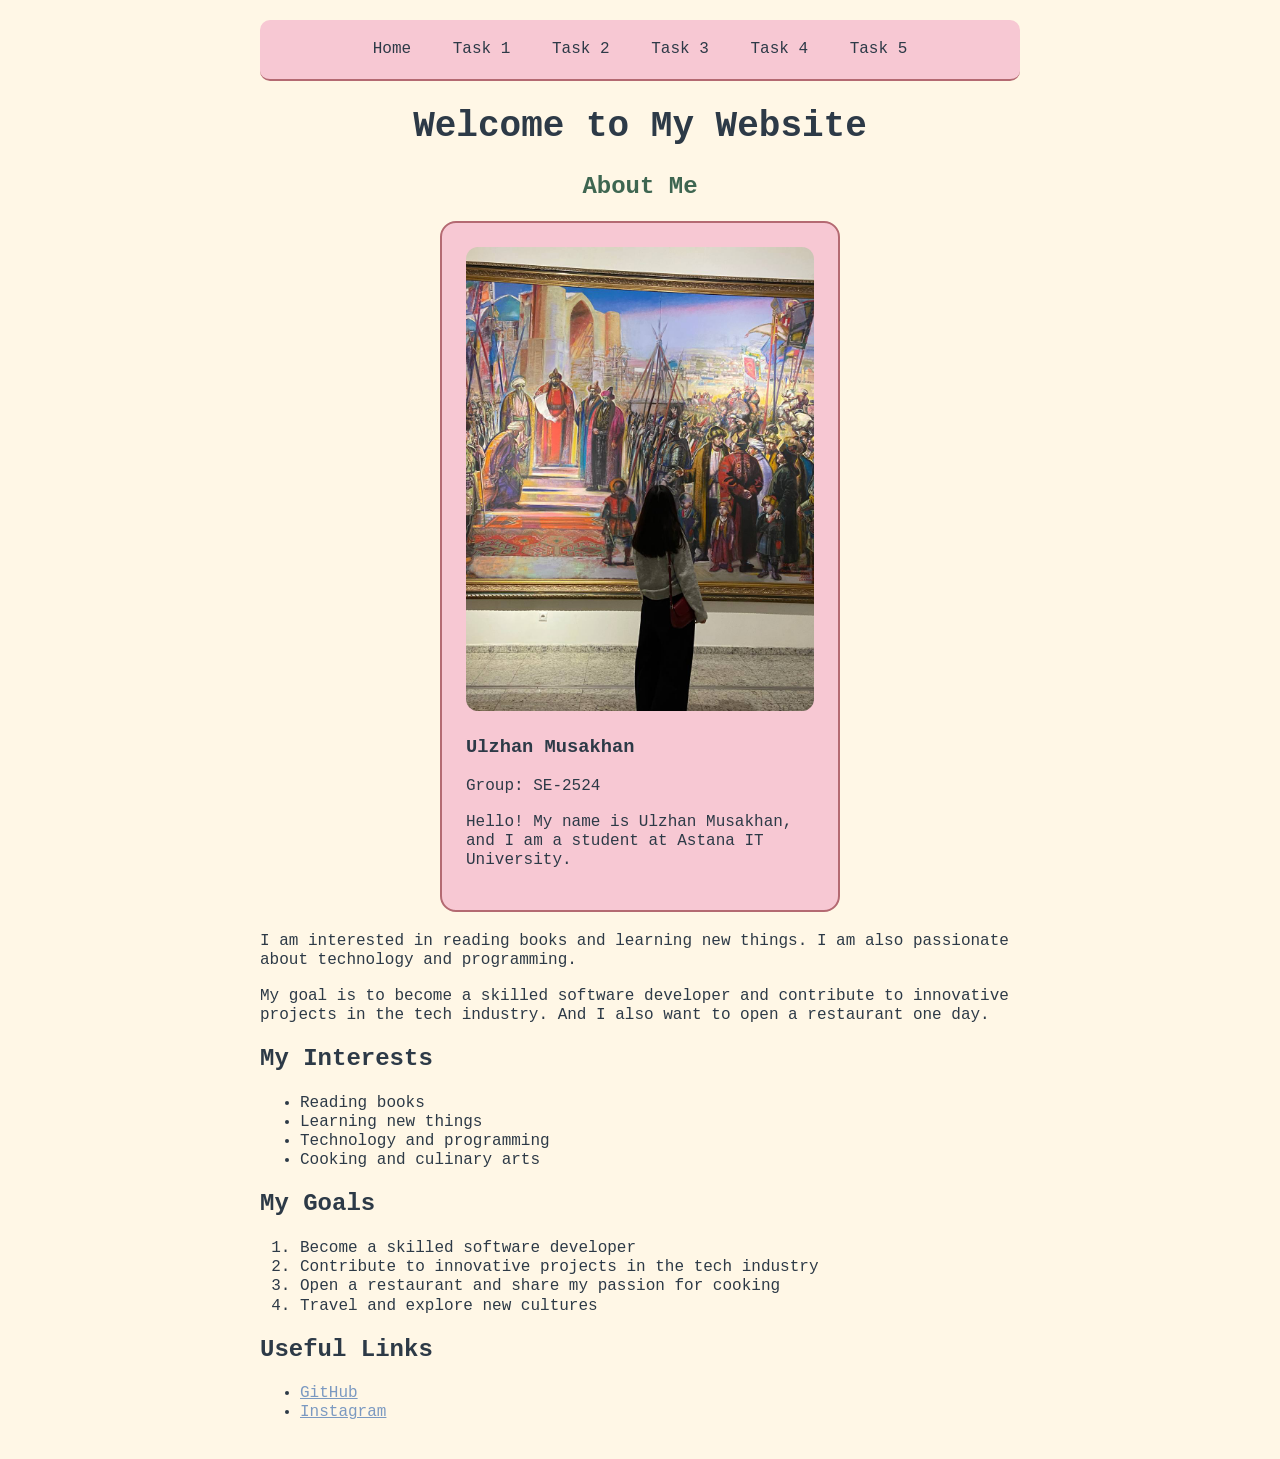
<file: index.html>
<!DOCTYPE html>
<html lang="en">
<head>
    <meta charset="UTF-8">
    <meta name="viewport" content="width=device-width, initial-scale=1.0">
    <title>My Personal Website</title>
    <link rel="stylesheet" href="styles.css">
</head>
<body>
    <div class="navbar">
        <a href="navbar.html">Home</a>
        <a href="index.html">Task 1</a>
        <a href="task2/index.html">Task 2</a>
        <a href="exercise1/index.html">Task 3</a>
        <a href="task4.html">Task 4</a>
        <a href="task5.html">Task 5</a>
    </div>
        <h1 id="page-title">Welcome to My Website</h1>
        <h2 id="about-title">About Me</h2>
        <div class="profile-card">
            <img src="images/profile.jpg" alt="Profile Picture">
        <h3>Ulzhan Musakhan</h3>
        <p>Group: SE-2524</p>
        <p>Hello! My name is Ulzhan Musakhan, and I am a student at Astana IT University. </p>
        </div>
        <p>I am interested in reading books and learning new things. I am also passionate about technology and programming.</p>
        <p>My goal is to become a skilled software developer and contribute to innovative projects in the tech industry. And I also want to open a restaurant one day.</p>
        <h2>My Interests</h2>
        <ul>
            <li>Reading books</li>
            <li>Learning new things</li>
            <li>Technology and programming</li>
            <li>Cooking and culinary arts</li>
        </ul>
        <h2>My Goals</h2>
        <ol>
            <li>Become a skilled software developer</li>
            <li>Contribute to innovative projects in the tech industry</li>
            <li>Open a restaurant and share my passion for cooking</li>
            <li>Travel and explore new cultures</li>
        </ol>
        <h2>Useful Links</h2>
        <ul>
            <li><a href="https://github.com/httpskwiksx" target="_blank">GitHub</a></li>
            <li><a href="https://www.instagram.com/kkiiijohn/" target="_blank">Instagram</a></li>
        </ul>
</body>
</html>
</file>
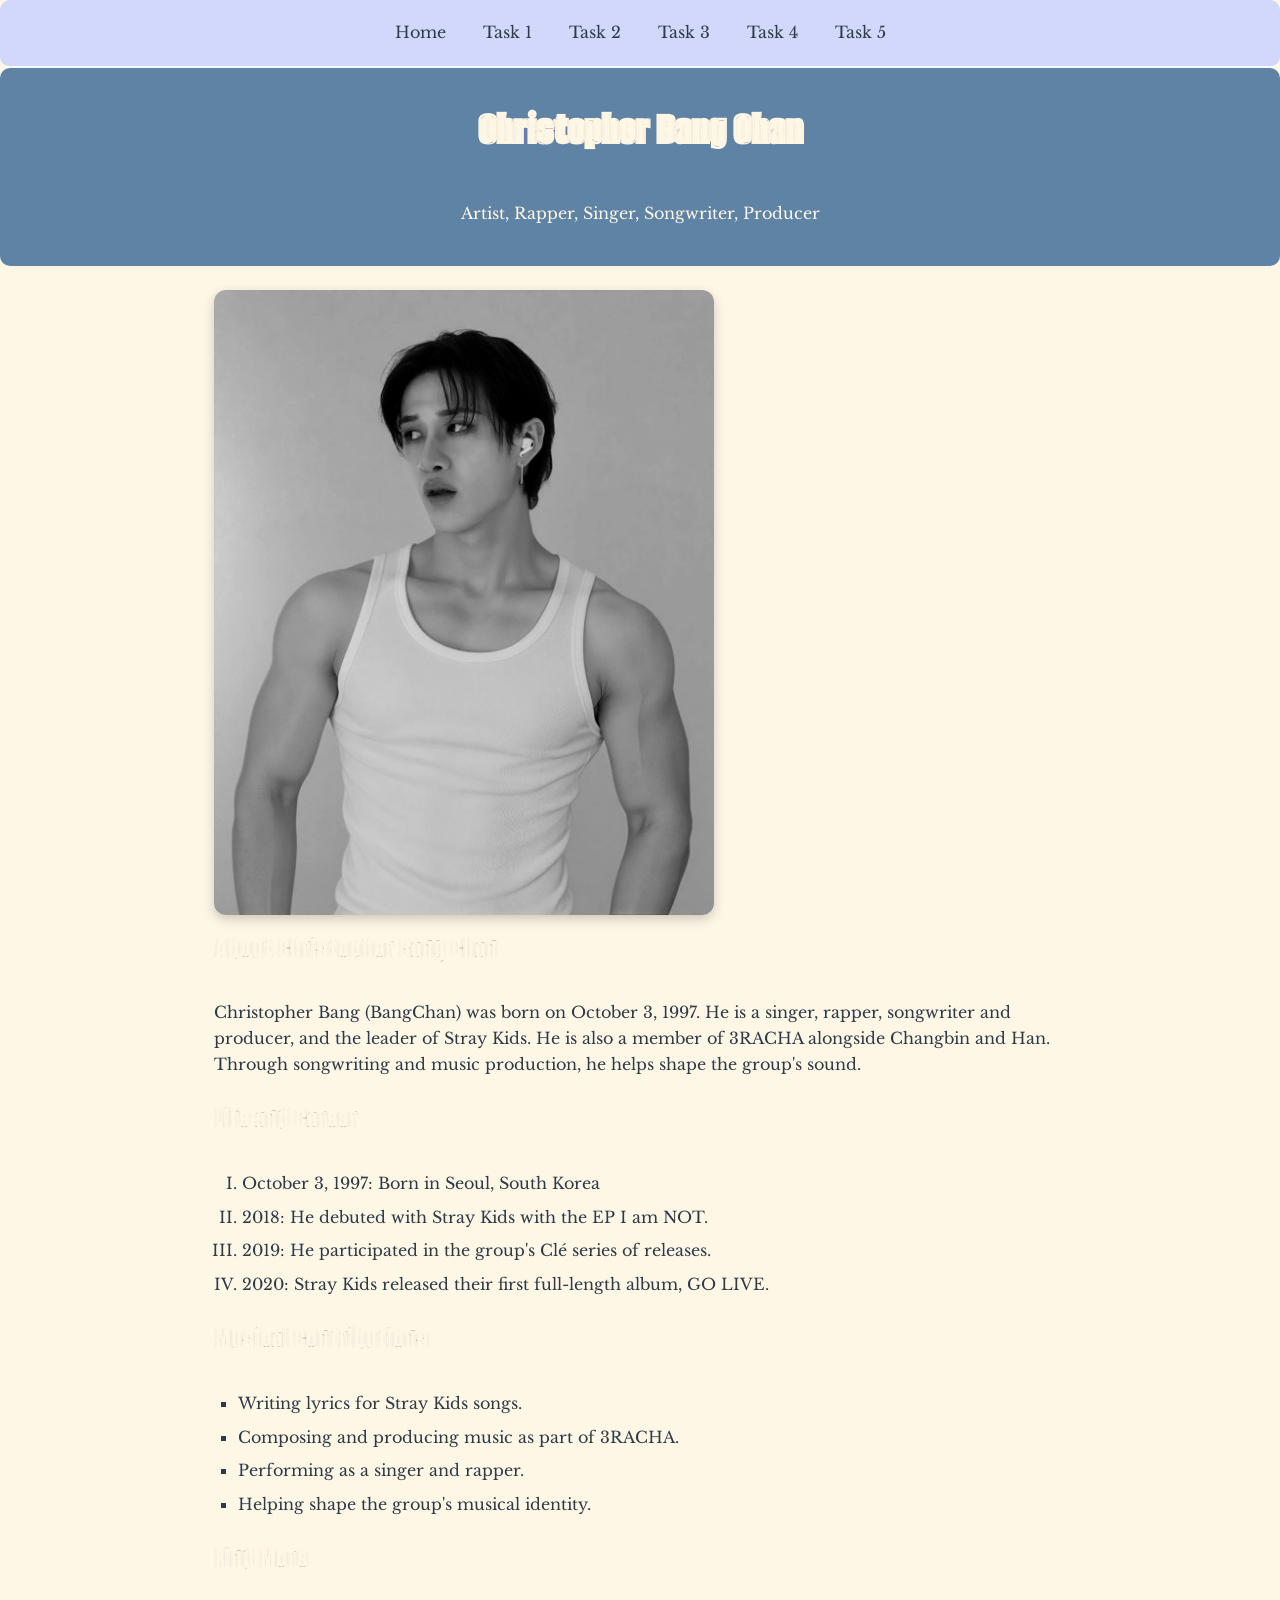
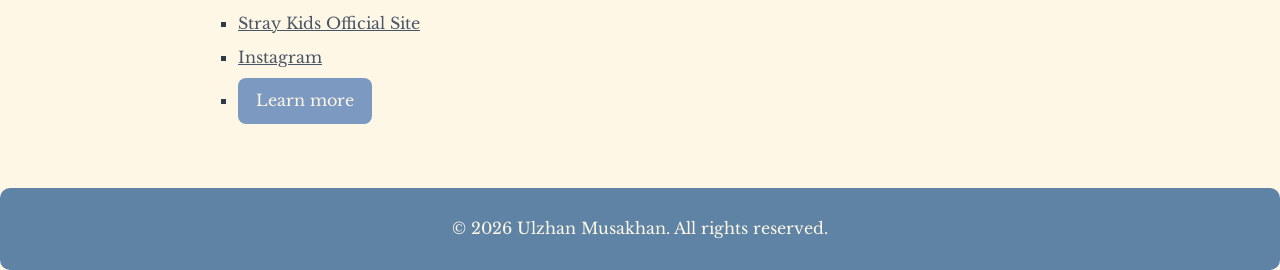
<file: exercise1/index.html>
<!DOCTYPE html>
<html lang="en">
<head>
    <meta charset="UTF-8">
    <meta name="viewport" content="width=device-width, initial-scale=1.0">
    <title>Christopher Bang Chan Tribute Page</title>
    <link rel="preconnect" href="https://fonts.googleapis.com">
    <link rel="preconnect" href="https://fonts.gstatic.com" crossorigin>
    <link href="https://fonts.googleapis.com/css2?family=Alumni+Sans+Collegiate+One:ital@0;1&family=Libre+Baskerville:ital,wght@0,400..700;1,400..700&display=swap" rel="stylesheet">
    <link rel="stylesheet" href="styles.css">
</head>
<body>
    <div class="navbar">
        <a href="../navbar.html">Home</a>
        <a href="../index.html">Task 1</a>
        <a href="../task2/index.html">Task 2</a>
        <a href="index.html">Task 3</a>
        <a href="../task4.html">Task 4</a>
        <a href="../task5.html">Task 5</a>
    </div>
    <header>
        <h1>Christopher Bang Chan</h1>
        <p>Artist, Rapper, Singer, Songwriter, Producer</p>
    </header>
    <div class="content">
            <img src="images/BangChan.jpg" class="portrait" alt="Christopher Bang Chan">
        <h2>About Christopher Bang Chan</h2>
        <p>Christopher Bang (BangChan) was born on October 3, 1997.
        He is a singer, rapper, songwriter and producer, and the leader of Stray Kids.
        He is also a member of 3RACHA alongside Changbin and Han.
        Through songwriting and music production, he helps shape the group's sound.</p>
   
    <h2>Life and Career</h2>
    <ol>
        <li>October 3, 1997: Born in Seoul, South Korea</li>
        <li>2018: He debuted with Stray Kids with the EP I am NOT.</li>
        <li>2019: He participated in the group's Clé series of releases.</li>
        <li>2020: Stray Kids released their first full-length album, GO LIVE.</li>
    </ol>
    <h2>Musical Contributions</h2>
    <ul>
        <li>Writing lyrics for Stray Kids songs.</li>
        <li>Composing and producing music as part of 3RACHA.</li>
        <li>Performing as a singer and rapper.</li>
        <li>Helping shape the group's musical identity.</li>
    </ul>
    <h2>Find More</h2>
    <ul>
        <li><a href="https://straykids.jype.com/" target="_blank">Stray Kids Official Site</a></li>
        <li><a href="https://www.instagram.com/bangchan.official/" target="_blank">Instagram</a></li>
        <li><a class="btn" href="https://en.wikipedia.org/wiki/Bang_Chan" target="_blank">Learn more</a></li>
    </ul>
    </div>
   <div class="footer">
        <p>&copy; 2026 Ulzhan Musakhan. All rights reserved.</p>
    </div>
</body>
</html>
</file>
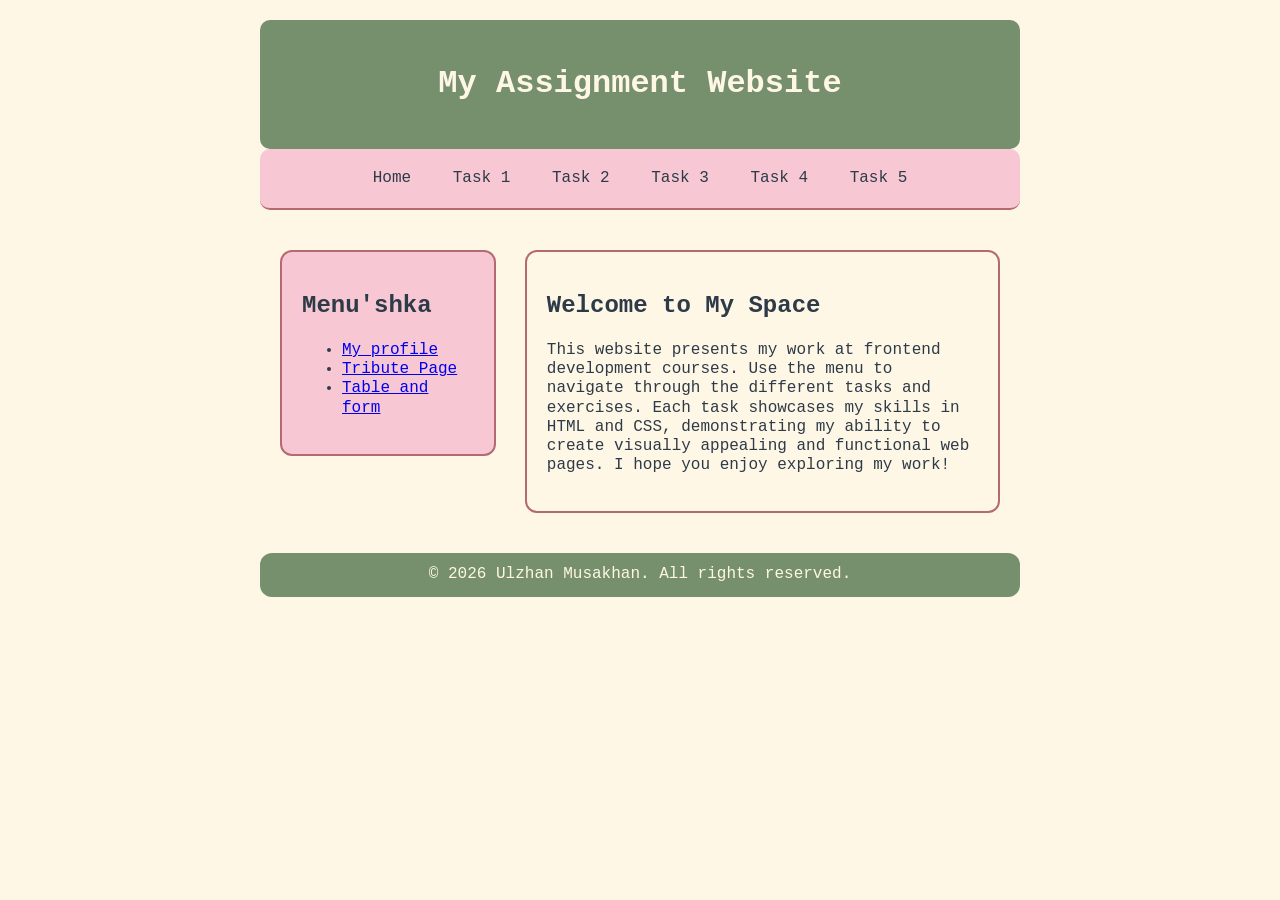
<file: task2/index.html>
<!DOCTYPE html>
<html lang="en">
<head>
    <meta charset="UTF-8">
    <meta name="viewport" content="width=device-width, initial-scale=1.0">
    <title>Task 2 - HTML Page Layout</title>
    <link rel="stylesheet" href="task2.css">
</head>
<body>
    <div class="header">
        <h1>My Assignment Website</h1>
    </div>
    <div class="navbar">
        <a href="../navbar.html">Home</a>
        <a href="../index.html">Task 1</a>
        <a href="index.html">Task 2</a>
        <a href="../exercise1/index.html">Task 3</a>
        <a href="../task4.html">Task 4</a>
        <a href="../task5.html">Task 5</a>
    </div>
    <div class="layout">
        <div class="sidebar">
            <h2>Menu'shka</h2>
            <ul>
                <li><a href="../index.html">My profile</a></li>
                <li><a href="../exercise1/index.html">Tribute Page</a></li>
                <li><a href="../task4.html">Table and form</a></li>
            </ul>
        </div>
    <div class="aside">
        <h2>Welcome to My Space</h2>
        <p> This website presents my work at frontend development courses.
            Use the menu to navigate through the different tasks and exercises. 
            Each task showcases my skills in HTML and CSS, demonstrating my ability to create visually appealing and functional web pages.
            I hope you enjoy exploring my work!
        </p>
    </div>
    </div>
    <div class="footer">
        <p>&copy; 2026 Ulzhan Musakhan. All rights reserved.</p>
    </div>
</body>
</html>
</file>
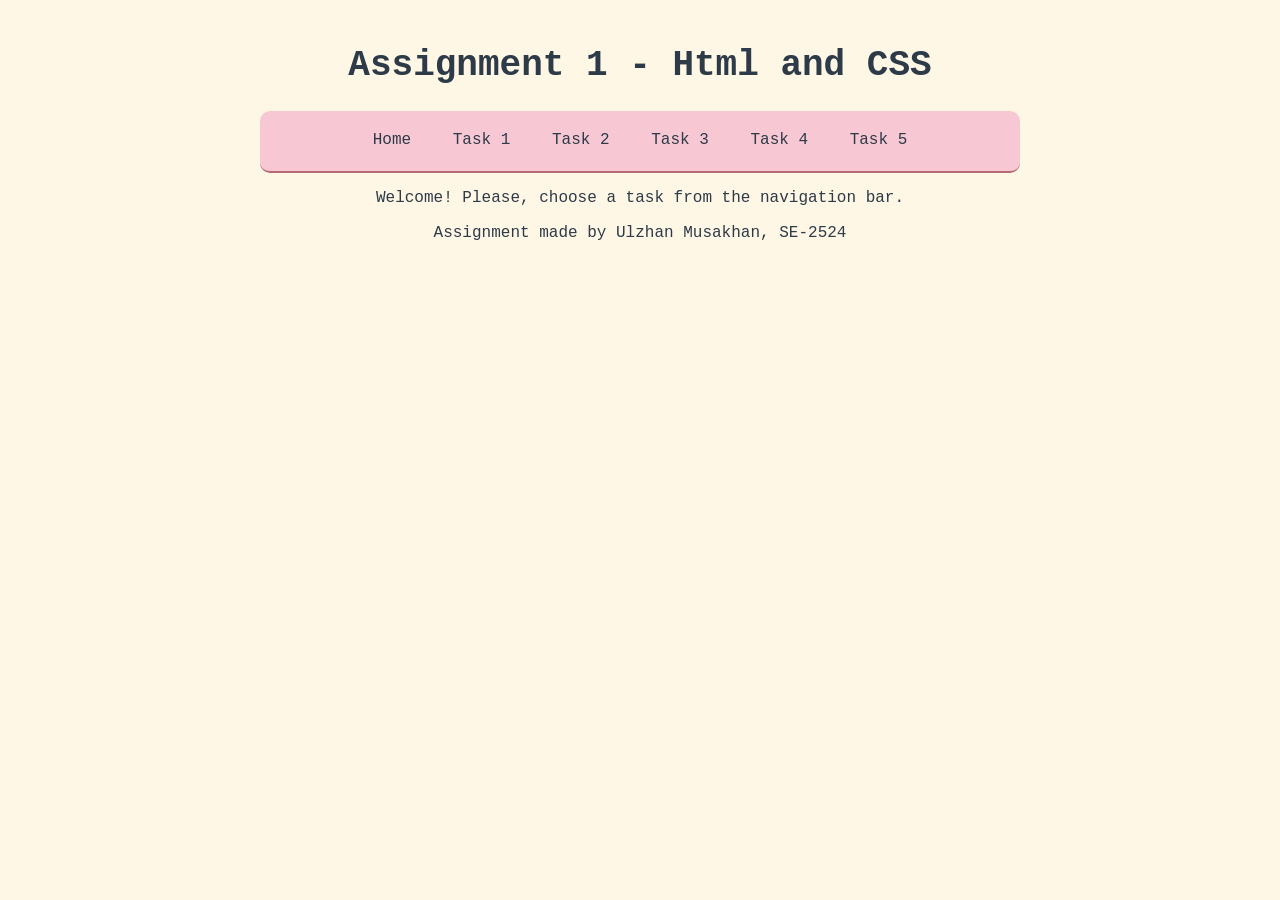
<file: navbar.html>
<!DOCTYPE html>
<html lang="en">
<head>
    <meta charset="UTF-8">
    <meta name="viewport" content="width=device-width, initial-scale=1.0">
    <title>Assignment 1 - Home</title>
    <link rel="stylesheet" href="styles.css">
</head>
<body>
<h1 id="page-title">Assignment 1 - Html and CSS</h1>
<div class="navbar">
    <a href="navbar.html">Home</a>
    <a href="index.html">Task 1</a>
    <a href="task2/index.html">Task 2</a>
    <a href="exercise1/index.html">Task 3</a>
    <a href="task4.html">Task 4</a>
    <a href="task5.html">Task 5</a>
</div>
<p id="welcome-message">Welcome! Please, choose a task from the navigation bar.</p>
<p id="assignment-info">Assignment made by Ulzhan Musakhan, SE-2524</p>
</body>
</html>
</file>
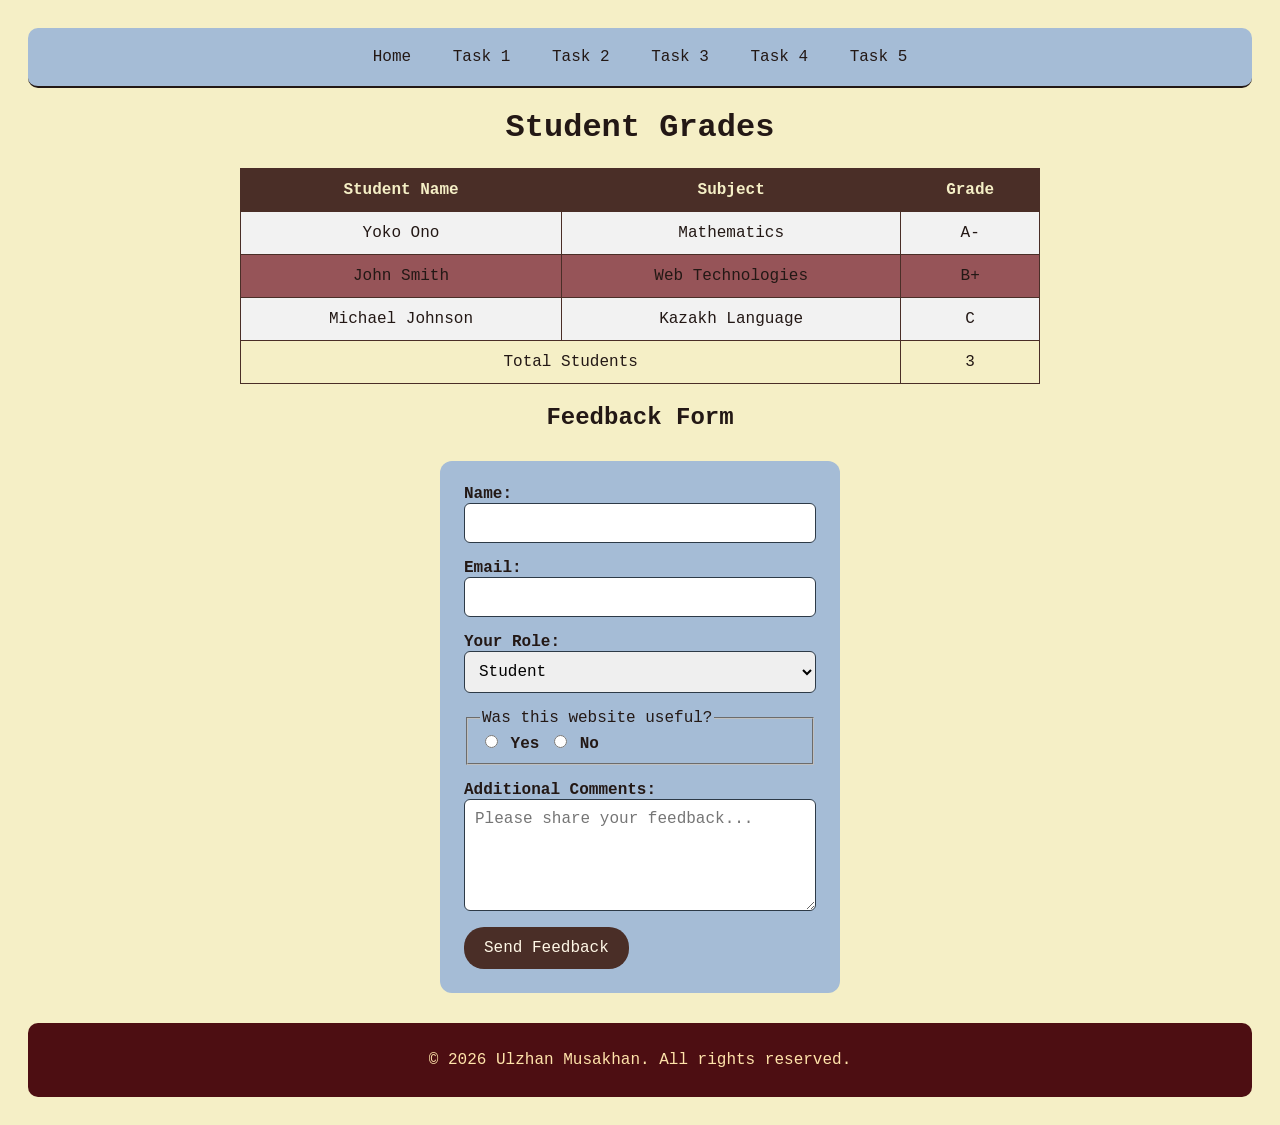
<file: task4.html>
<!DOCTYPE html>
<html lang="en">

<head>
    <meta charset="UTF-8">
    <meta name="viewport" content="width=device-width, initial-scale=1.0">
    <title>Task 4 - Student Grades and Feedback</title>
    <link rel="stylesheet" href="task4.css">
</head>
<body>
    <div class="navbar">
        <a href="navbar.html">Home</a>
        <a href="index.html">Task 1</a>
        <a href="task2/index.html">Task 2</a>
        <a href="exercise1/index.html">Task 3</a>
        <a href="task4.html">Task 4</a>
        <a href="task5.html">Task 5</a>
    </div>
    <h1 id="grades-title">Student Grades</h1>
<table id="grades-table">
    <thead>
        <tr>
            <th>Student Name</th>
            <th>Subject</th>
            <th>Grade</th>
        </tr>
    </thead>
    <tbody>
        <tr>
            <td>Yoko Ono</td>
            <td>Mathematics</td>
            <td>A-</td>
        </tr>
        <tr class="highlight-row">
            <td>John Smith</td>
            <td>Web Technologies</td>
            <td>B+</td>
        </tr>
        <tr>
            <td>Michael Johnson</td>
            <td>Kazakh Language</td>
            <td>C</td>
        </tr>
    </tbody>
    <tfoot>
        <tr>
            <td colspan="2">Total Students</td>
            <td>3</td>
        </tr>
    </tfoot>
</table>

    <h2 id="feedback-title">Feedback Form</h2>
    <form class="feedback-form">
        <label for="name">Name:</label>
        <input type="text" id="name" name="name" required>
        <label for="email">Email:</label>
        <input type="email" id="email" name="email" required>
        <label for="role">Your Role:</label>
        <select id="role" name="role" required>
            <option value="student">Student</option>
            <option value="teacher">Teacher</option>
            <option value="parent">Parent</option>
            <option value="other">Other</option>
        </select>
        <fieldset>
            <legend>Was this website useful?</legend>
            <input type="radio" id="useful-yes" name="useful" value="yes">
            <label for="useful-yes">Yes</label>
            <input type="radio" id="useful-no" name="useful" value="no">
            <label for="useful-no">No</label>
        </fieldset>
        <label for="comments">Additional Comments:</label>
        <textarea id="comments" name="comments" rows="5" placeholder="Please share your feedback..."></textarea>      
        <button type="submit" class="btn">Send Feedback</button>
    </form>
    <div class="footer">
        <p>&copy; 2026 Ulzhan Musakhan. All rights reserved.</p>
    </div>
</body>
</html>
</file>
<file: styles.css>
.navbar {
    background-color: #F7C8D3;
    padding: 12px;
    border-radius: 10px;
    border-bottom: 2px solid #B46A72;
    text-align: center;
}
.navbar a {
    color: #2d3a47;
    display: inline-block;
    text-decoration: none;
    border-radius: 6px;
    padding: 8px 16px;
}
.navbar a:hover {
    background-color: #B46A72;
    color: #7b99c1;
}
body{
    background-color: #fff7e6;
    font-family: 'Courier New', Courier, monospace;
    font-size: 16px;
    color: #2d3a47;
    padding: 20px;
    line-height: 1.2;
    box-sizing: border-box;
    max-width: 800px;
    margin: 0 auto;
}
img {
    width: auto;
    max-width: 100%;
    height: auto;
    border-radius: 12px;
}
a {
    color: #7b99c1;
    text-decoration: underline;
}
a:hover {
    color: #2d3a47;
}
.profile-card {
    box-sizing: border-box;
    max-width: 400px;
    background-color: #F7C8D3;
    padding: 24px;
    margin: 20px auto;
    border: 2px solid #B46A72;
    border-radius: 16px;
}
#page-title {
    text-align: center;
    font-size: 36px;
    color: #2d3a47;
}
#about-title {
    text-align: center;
    font-size: 24px;
    color: #3e6651;
}
#assignment-info {
    text-align: center;
    font-size: 16px;
    color: #2d3a47;
}
#welcome-message {
    text-align: center;
    font-size: 16px;
    color: #2d3a47;
}
</file>
<file: exercise1/styles.css>
.navbar {
    background-color: #d1d8fc;
    padding: 12px;
    border-radius: 10px;
    border-bottom: 2px solid #f8f8f8;
    text-align: center;
}
.navbar a {
    color: #2d3a47;
    display: inline-block;
    text-decoration: none;
    border-radius: 6px;
    padding: 8px 16px;
}
.navbar a:hover {
    background-color: #ffffff;
    color: #7b99c1;
}
* {
    box-sizing: border-box;
}

body {
    background-color: #fff7e6;
    font-family: 'Libre Baskerville', serif;
    font-size: 16px;
    color: #2d3a47;
    padding: 0;
    line-height: 1.6;
    margin: 0 auto;
}

h1 {
    font-family: 'Alumni Sans Collegiate One', sans-serif;
    color: #fff7e6;
    margin-top: 0;
    font-size: 48px;
    -webkit-text-stroke: 0.025px #2d3a47;
}
h2,h3 {
    font-family: 'Alumni Sans Collegiate One', sans-serif;
    color: #fff7e6;
    margin-top: 0;
    font-size: 32px;
    -webkit-text-stroke: 0.025px #2d3a47;
}

header {
    text-align: center;
    padding: 24px;
    background-color: #5e83a5;
    color: #fff7e6;
    border-radius: 10px;
}

.content {
    margin: 0 auto;
    max-width: 900px;
    padding: 24px;
}

.portrait {
    width: 500px;
    max-width: 100%;
    height: auto;
    border-radius: 12px;
    box-shadow: 0 4px 12px rgba(0, 0, 0, 0.2);
}
.content ol{
    list-style-type: upper-roman;
    padding-left: 28px;

}
.content ul{
    list-style-type: square;
    padding-left: 24px;
}
.content li {
    margin-bottom: 8px;
}
.btn{
    display: inline-block;
    padding: 10px 18px;
    background-color: #7b99c1;
    color: #fff7e6;
    text-decoration: none;
    border-radius: 8px;
}
.btn:hover{
    background-color: #7b99c1;
    color: #fff7e6;
}
.content a:not(.btn){
    color: #495565;
    text-decoration: underline;
}
.content a:not(.btn):hover{
    color: #2d3a47;
}
.footer {
    text-align: center;
    padding: 12px;
    background-color: #5e83a5;
    color: #fff7e6;
    border-radius: 10px;
    margin-top: 24px;
}
</file>
<file: task2/task2.css>
* {
    box-sizing: border-box;
}

body {
    background-color: #fff7e6;
    font-family: 'Courier New', Courier, monospace;
    font-size: 16px;
    color: #2d3a47;
    padding: 20px;
    line-height: 1.2;
    box-sizing: border-box;
    max-width: 800px;
    margin: 0 auto;
}

.header {
    text-align: center;
    padding: 24px;
    background-color: #768f6c;
    color: #fff7e6;
    border-radius: 10px;
}
.navbar {
    background-color: #F7C8D3;
    padding: 12px;
    border-radius: 10px;
    border-bottom: 2px solid #B46A72;
    text-align: center;
}
.navbar a {
    color: #2d3a47;
    display: inline-block;
    text-decoration: none;
    border-radius: 6px;
    padding: 8px 16px;
}
.navbar a:hover {
    background-color: #B46A72;
    color: #7b99c1;
}
.layout {
   margin: 20px auto;
   max-width: 1000px;
   padding: 20px;
}

.sidebar {
    float: left;
    width: 30%;
    padding: 20px;
    background-color: #F7C8D3;
    border-radius: 12px;
    border: 2px solid #B46A72;
}
.aside {
    float: right;
    width: 66%;
    padding: 20px;
    background-color: #fff7e6;
    border-radius: 12px;
    border: 2px solid #B46A72;
}
.layout::after {
    content: "";
    display: block;
    clear: both;
}
.footer {
    text-align: center;
    clear: both;
    padding: 12px;
    background-color: #768f6c;
    color: #fff7e6;
    border-radius: 12px;
    margin-top: 20px;
}
.footer p {
    margin: 0;
}
@media (max-width: 768px) {
    .sidebar, .aside {
        float: none;
        width: 100%;
        margin-bottom: 20px;
    }
    .aside {
        margin-top: 20px;
    }
}
</file>
<file: task4.css>
.navbar {
    background-color: #a5bcd6;
    padding: 12px;
    border-radius: 10px;
    border-bottom: 2px solid #231815;
    text-align: center;
}
.navbar a {
    color: #231815;
    display: inline-block;
    text-decoration: none;
    border-radius: 6px;
    padding: 8px 16px;
}
.navbar a:hover {
    background-color: #4d0e12;
    color: #f5efc6;
}
body{
    background-color: #f5efc6;
    font-family: 'Courier New', Courier, monospace;
    font-size: 16px;
    color: #231815;
    padding: 20px;

}
#grades-title {
    text-align: center;
    font-size: 32px;
    color: #231815;
}
table {
    width: 100%;
    border-collapse: collapse;
    max-width: 800px;
}
td, th {
    border: 1px solid #4a2e27;
    padding: 12px;
    text-align: center;
}
thead{
    background-color: #4a2e27;
    color: #f5efc6;
}
tbody tr:nth-child(odd) {
    background-color: #f2f2f2;
}
tbody tr.highlight-row {
    background-color: #965458;
}
.feedback-form {
    box-sizing: border-box;
    max-width: 100%;
    width: 400px;
    margin: 30px auto;
    padding: 24px;
    background-color: #a5bcd6;
    border-radius: 12px;
}
.feedback-form label {
    font-weight: bold;
}
.feedback-form input[type="text"],
.feedback-form input[type="email"],
.feedback-form textarea,
.feedback-form select {
    box-sizing: border-box;
    display: block;
    width: 100%;
    padding: 10px;
    margin-bottom: 16px;
    border: 1px solid #2d3a47;
    border-radius: 6px;
    font: inherit;
}

.feedback-form fieldset {
    margin-bottom: 16px;
}
#feedback-title {
    text-align: center;
}
.footer {
    text-align: center;
    padding: 12px;
    background-color: #4d0e12;
    color: #ffe3aa;
    border-radius: 10px;
    margin-top: 24px;
}
#grades-table {
    margin: 0 auto;
    text-align: center;
}
.btn {
    background-color: #4a2e27;
    color: #fff7e6;
    padding: 12px 20px;
    border: none;
    border-radius: 20px;
    font: inherit;
    cursor: pointer;
}
.btn:hover {
    background-color: #fff7e6;
    color: #4a2e27;
}
</file>
